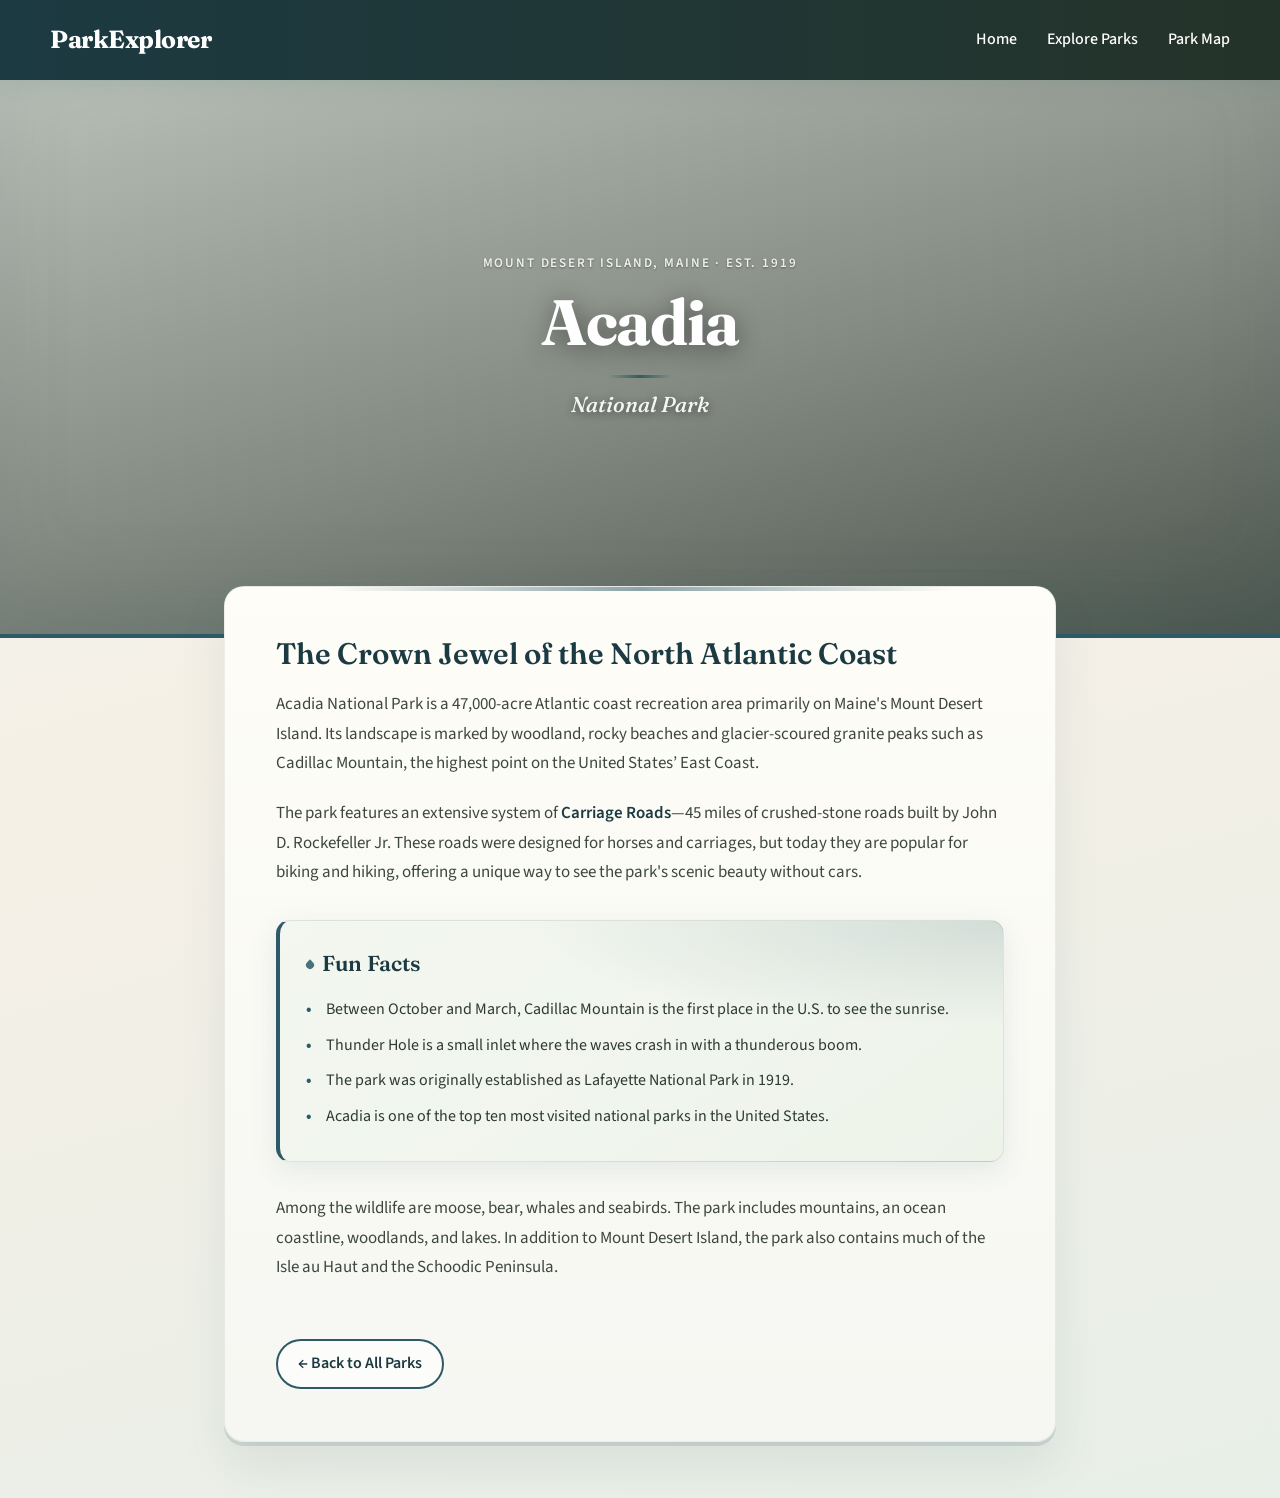
<file: acadia.html>
<!DOCTYPE html>
<html lang="en">
<head>
    <meta charset="UTF-8">
    <meta name="viewport" content="width=device-width, initial-scale=1.0">
    <title>Acadia National Park - ParkExplorer</title>
    <link rel="stylesheet" href="style.css">
</head>
<body class="park-page park-acadia">
    <nav class="solid">
        <a href="index.html" class="logo">ParkExplorer</a>
        <ul class="nav-links">
            <li><a href="index.html">Home</a></li>
            <li><a href="parks.html">Explore Parks</a></li>
            <li><a href="map.html">Park Map</a></li>
        </ul>
    </nav>
    <header
        class="hero sub-page park-hero"
        style="--park-hero-image: url('https://images.unsplash.com/photo-1506905925346-21bda4d32df4?auto=format&fit=crop&w=1920&q=80');"
    >
        <div class="hero-inner">
            <p class="hero-eyebrow">Mount Desert Island, Maine · Est. 1919</p>
            <h1>Acadia</h1>
            <p class="hero-tagline">National Park</p>
        </div>
    </header>
    <main class="park-main">
        <div class="content park-detail">
            <h2>The Crown Jewel of the North Atlantic Coast</h2>
            <p>Acadia National Park is a 47,000-acre Atlantic coast recreation area primarily on Maine's Mount Desert Island. Its landscape is marked by woodland, rocky beaches and glacier-scoured granite peaks such as Cadillac Mountain, the highest point on the United States’ East Coast.</p>

            <p>The park features an extensive system of <strong>Carriage Roads</strong>—45 miles of crushed-stone roads built by John D. Rockefeller Jr. These roads were designed for horses and carriages, but today they are popular for biking and hiking, offering a unique way to see the park's scenic beauty without cars.</p>

            <div class="fun-facts">
                <h3>Fun Facts</h3>
                <ul>
                    <li>Between October and March, Cadillac Mountain is the first place in the U.S. to see the sunrise.</li>
                    <li>Thunder Hole is a small inlet where the waves crash in with a thunderous boom.</li>
                    <li>The park was originally established as Lafayette National Park in 1919.</li>
                    <li>Acadia is one of the top ten most visited national parks in the United States.</li>
                </ul>
            </div>

            <p>Among the wildlife are moose, bear, whales and seabirds. The park includes mountains, an ocean coastline, woodlands, and lakes. In addition to Mount Desert Island, the park also contains much of the Isle au Haut and the Schoodic Peninsula.</p>

            <a href="parks.html" class="back-link">&larr; Back to All Parks</a>
        </div>
    </main>
</body>
</html>
</file>
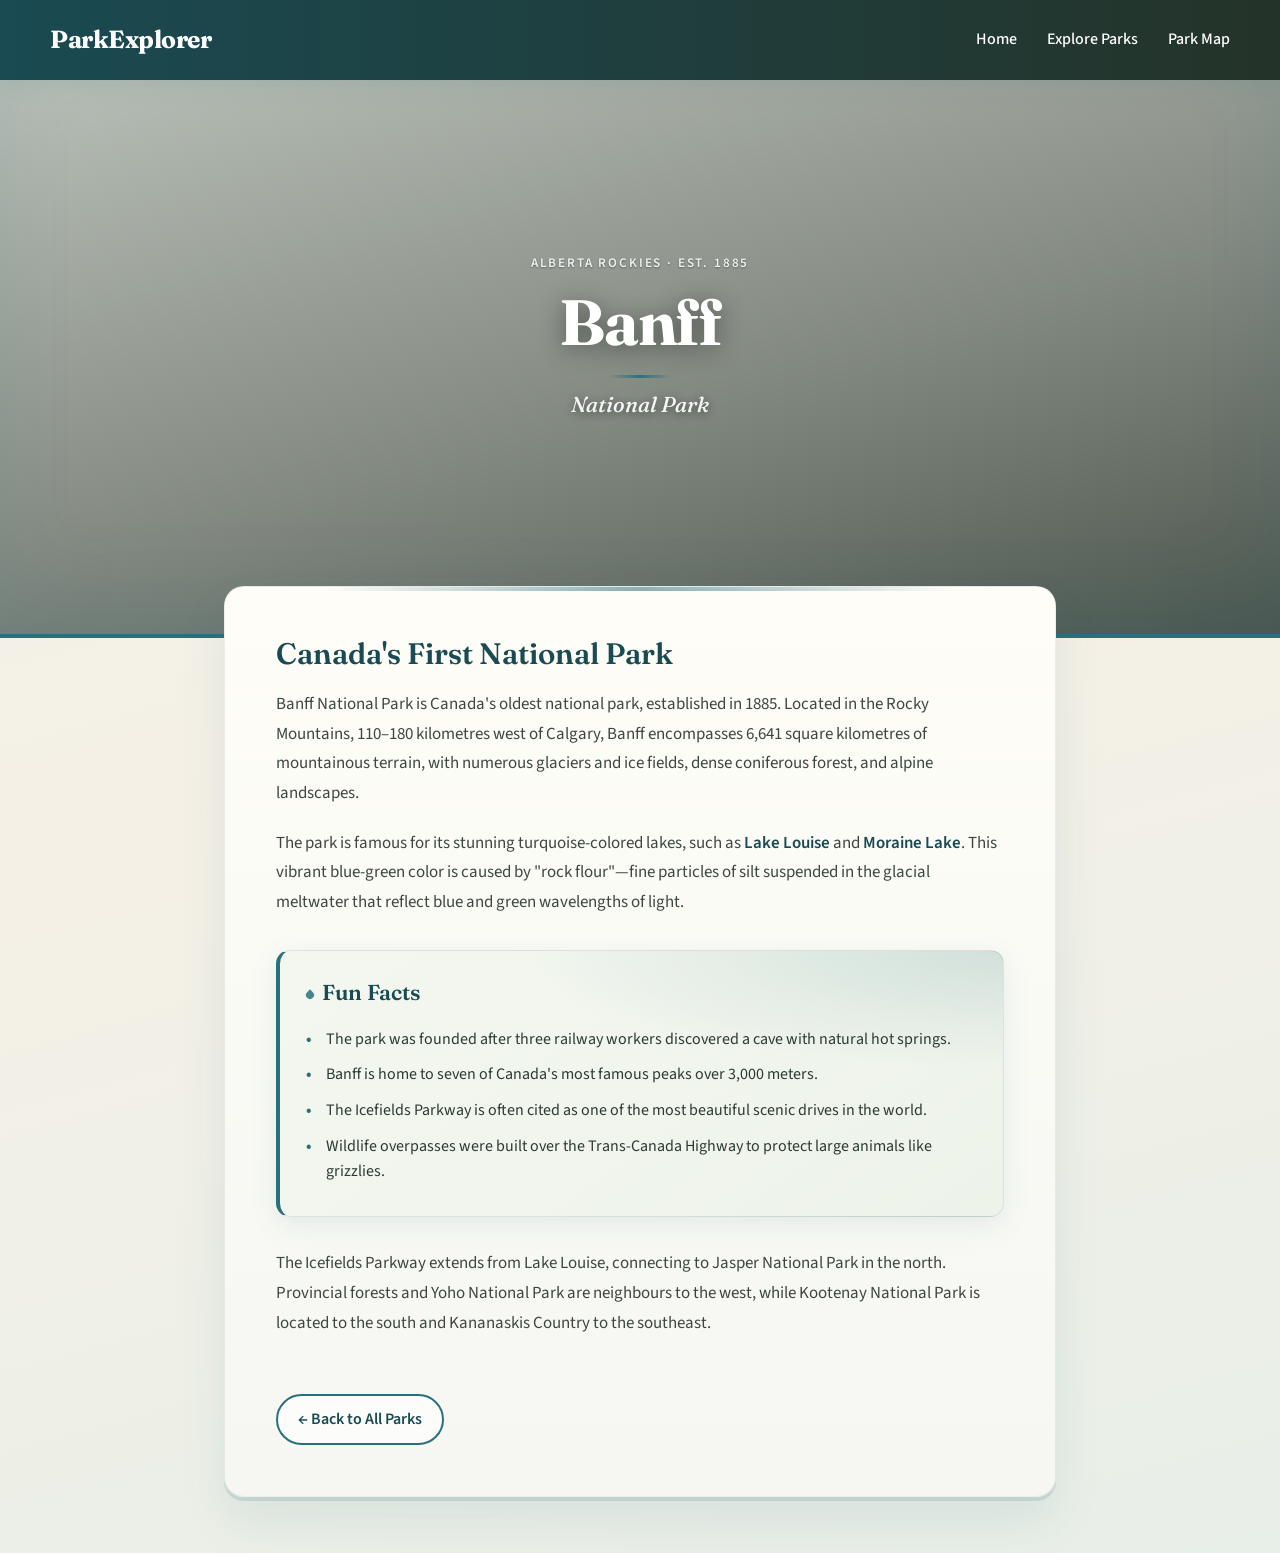
<file: banff.html>
<!DOCTYPE html>
<html lang="en">
<head>
    <meta charset="UTF-8">
    <meta name="viewport" content="width=device-width, initial-scale=1.0">
    <title>Banff National Park - ParkExplorer</title>
    <link rel="stylesheet" href="style.css">
</head>
<body class="park-page park-banff">
    <nav class="solid">
        <a href="index.html" class="logo">ParkExplorer</a>
        <ul class="nav-links">
            <li><a href="index.html">Home</a></li>
            <li><a href="parks.html">Explore Parks</a></li>
            <li><a href="map.html">Park Map</a></li>
        </ul>
    </nav>
    <header
        class="hero sub-page park-hero"
        style="--park-hero-image: url('https://images.unsplash.com/photo-1464822759023-fed622ff2c3b?auto=format&fit=crop&w=1920&q=80');"
    >
        <div class="hero-inner">
            <p class="hero-eyebrow">Alberta Rockies · Est. 1885</p>
            <h1>Banff</h1>
            <p class="hero-tagline">National Park</p>
        </div>
    </header>
    <main class="park-main">
        <div class="content park-detail">
            <h2>Canada's First National Park</h2>
            <p>Banff National Park is Canada's oldest national park, established in 1885. Located in the Rocky Mountains, 110–180 kilometres west of Calgary, Banff encompasses 6,641 square kilometres of mountainous terrain, with numerous glaciers and ice fields, dense coniferous forest, and alpine landscapes.</p>

            <p>The park is famous for its stunning turquoise-colored lakes, such as <strong>Lake Louise</strong> and <strong>Moraine Lake</strong>. This vibrant blue-green color is caused by "rock flour"—fine particles of silt suspended in the glacial meltwater that reflect blue and green wavelengths of light.</p>

            <div class="fun-facts">
                <h3>Fun Facts</h3>
                <ul>
                    <li>The park was founded after three railway workers discovered a cave with natural hot springs.</li>
                    <li>Banff is home to seven of Canada's most famous peaks over 3,000 meters.</li>
                    <li>The Icefields Parkway is often cited as one of the most beautiful scenic drives in the world.</li>
                    <li>Wildlife overpasses were built over the Trans-Canada Highway to protect large animals like grizzlies.</li>
                </ul>
            </div>

            <p>The Icefields Parkway extends from Lake Louise, connecting to Jasper National Park in the north. Provincial forests and Yoho National Park are neighbours to the west, while Kootenay National Park is located to the south and Kananaskis Country to the southeast.</p>

            <a href="parks.html" class="back-link">&larr; Back to All Parks</a>
        </div>
    </main>
</body>
</html>
</file>
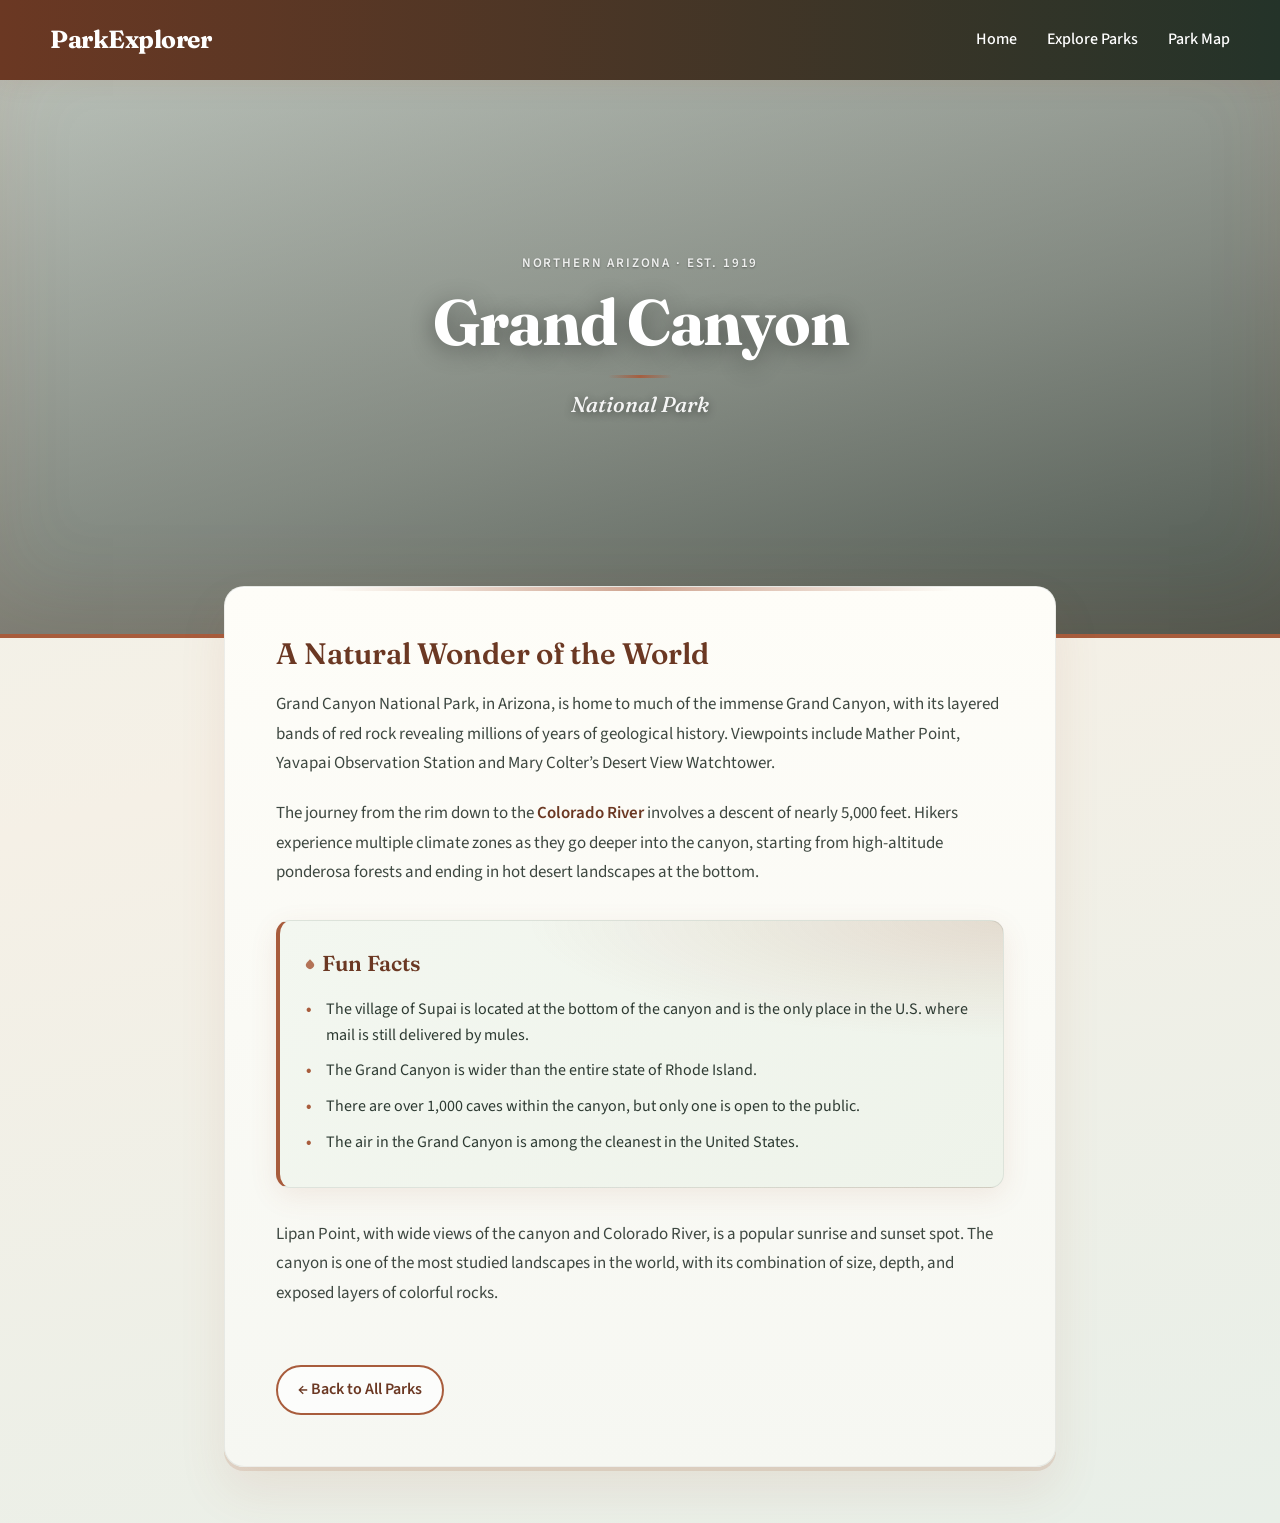
<file: grand-canyon.html>
<!DOCTYPE html>
<html lang="en">
<head>
    <meta charset="UTF-8">
    <meta name="viewport" content="width=device-width, initial-scale=1.0">
    <title>Grand Canyon National Park - ParkExplorer</title>
    <link rel="stylesheet" href="style.css">
</head>
<body class="park-page park-grand-canyon">
    <nav class="solid">
        <a href="index.html" class="logo">ParkExplorer</a>
        <ul class="nav-links">
            <li><a href="index.html">Home</a></li>
            <li><a href="parks.html">Explore Parks</a></li>
            <li><a href="map.html">Park Map</a></li>
        </ul>
    </nav>
    <header
        class="hero sub-page park-hero"
        style="--park-hero-image: url('https://images.unsplash.com/photo-1474044159687-1ee9f3a51722?auto=format&fit=crop&w=1920&q=80');"
    >
        <div class="hero-inner">
            <p class="hero-eyebrow">Northern Arizona · Est. 1919</p>
            <h1>Grand Canyon</h1>
            <p class="hero-tagline">National Park</p>
        </div>
    </header>
    <main class="park-main">
        <div class="content park-detail">
            <h2>A Natural Wonder of the World</h2>
            <p>Grand Canyon National Park, in Arizona, is home to much of the immense Grand Canyon, with its layered bands of red rock revealing millions of years of geological history. Viewpoints include Mather Point, Yavapai Observation Station and Mary Colter’s Desert View Watchtower.</p>

            <p>The journey from the rim down to the <strong>Colorado River</strong> involves a descent of nearly 5,000 feet. Hikers experience multiple climate zones as they go deeper into the canyon, starting from high-altitude ponderosa forests and ending in hot desert landscapes at the bottom.</p>

            <div class="fun-facts">
                <h3>Fun Facts</h3>
                <ul>
                    <li>The village of Supai is located at the bottom of the canyon and is the only place in the U.S. where mail is still delivered by mules.</li>
                    <li>The Grand Canyon is wider than the entire state of Rhode Island.</li>
                    <li>There are over 1,000 caves within the canyon, but only one is open to the public.</li>
                    <li>The air in the Grand Canyon is among the cleanest in the United States.</li>
                </ul>
            </div>

            <p>Lipan Point, with wide views of the canyon and Colorado River, is a popular sunrise and sunset spot. The canyon is one of the most studied landscapes in the world, with its combination of size, depth, and exposed layers of colorful rocks.</p>

            <a href="parks.html" class="back-link">&larr; Back to All Parks</a>
        </div>
    </main>
</body>
</html>
</file>
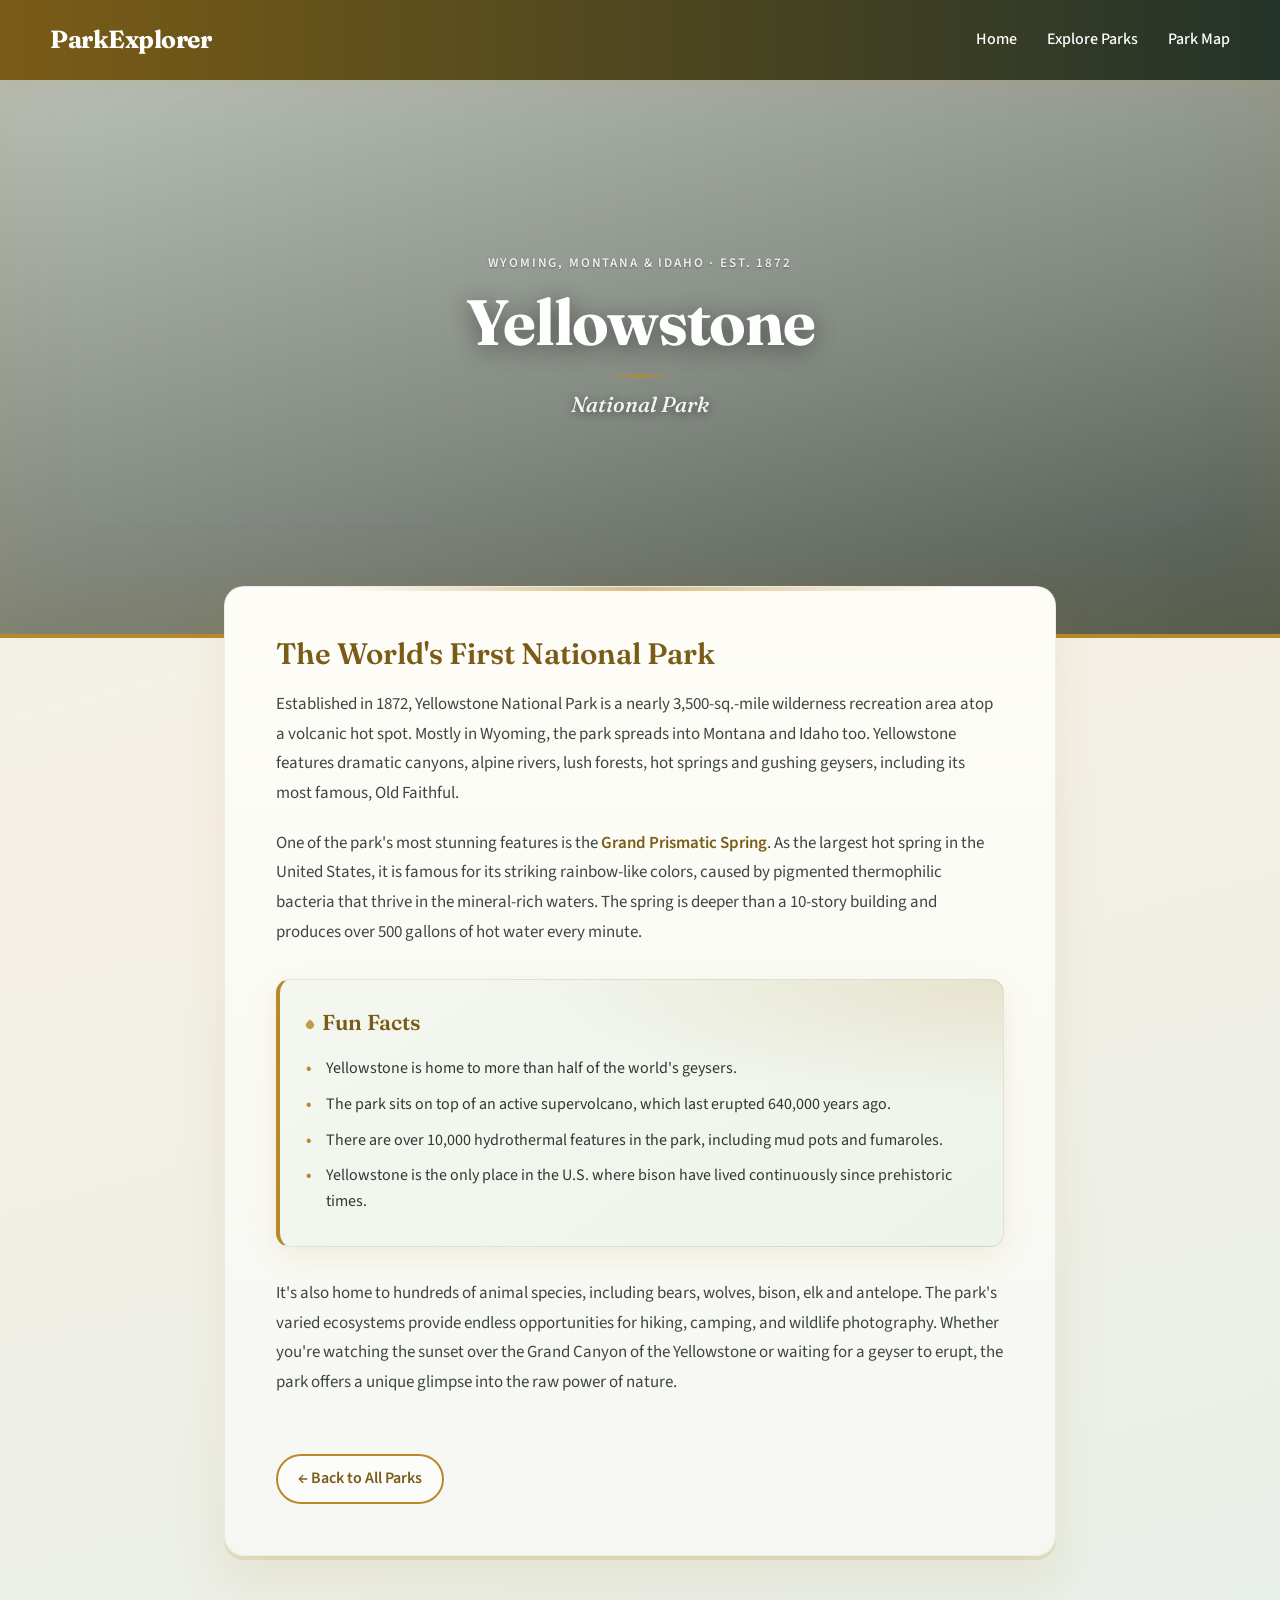
<file: yellowstone.html>
<!DOCTYPE html>
<html lang="en">
<head>
    <meta charset="UTF-8">
    <meta name="viewport" content="width=device-width, initial-scale=1.0">
    <title>Yellowstone National Park - ParkExplorer</title>
    <link rel="stylesheet" href="style.css">
</head>
<body class="park-page park-yellowstone">
    <nav class="solid">
        <a href="index.html" class="logo">ParkExplorer</a>
        <ul class="nav-links">
            <li><a href="index.html">Home</a></li>
            <li><a href="parks.html">Explore Parks</a></li>
            <li><a href="map.html">Park Map</a></li>
        </ul>
    </nav>
    <header
        class="hero sub-page park-hero"
        style="--park-hero-image: url('https://images.unsplash.com/photo-1570654230464-9cf6d6f0660f?auto=format&fit=crop&w=1920&q=80');"
    >
        <div class="hero-inner">
            <p class="hero-eyebrow">Wyoming, Montana &amp; Idaho · Est. 1872</p>
            <h1>Yellowstone</h1>
            <p class="hero-tagline">National Park</p>
        </div>
    </header>
    <main class="park-main">
        <div class="content park-detail">
            <h2>The World's First National Park</h2>
            <p>Established in 1872, Yellowstone National Park is a nearly 3,500-sq.-mile wilderness recreation area atop a volcanic hot spot. Mostly in Wyoming, the park spreads into Montana and Idaho too. Yellowstone features dramatic canyons, alpine rivers, lush forests, hot springs and gushing geysers, including its most famous, Old Faithful.</p>

            <p>One of the park's most stunning features is the <strong>Grand Prismatic Spring</strong>. As the largest hot spring in the United States, it is famous for its striking rainbow-like colors, caused by pigmented thermophilic bacteria that thrive in the mineral-rich waters. The spring is deeper than a 10-story building and produces over 500 gallons of hot water every minute.</p>

            <div class="fun-facts">
                <h3>Fun Facts</h3>
                <ul>
                    <li>Yellowstone is home to more than half of the world's geysers.</li>
                    <li>The park sits on top of an active supervolcano, which last erupted 640,000 years ago.</li>
                    <li>There are over 10,000 hydrothermal features in the park, including mud pots and fumaroles.</li>
                    <li>Yellowstone is the only place in the U.S. where bison have lived continuously since prehistoric times.</li>
                </ul>
            </div>

            <p>It's also home to hundreds of animal species, including bears, wolves, bison, elk and antelope. The park's varied ecosystems provide endless opportunities for hiking, camping, and wildlife photography. Whether you're watching the sunset over the Grand Canyon of the Yellowstone or waiting for a geyser to erupt, the park offers a unique glimpse into the raw power of nature.</p>

            <a href="parks.html" class="back-link">&larr; Back to All Parks</a>
        </div>
    </main>
</body>
</html>
</file>
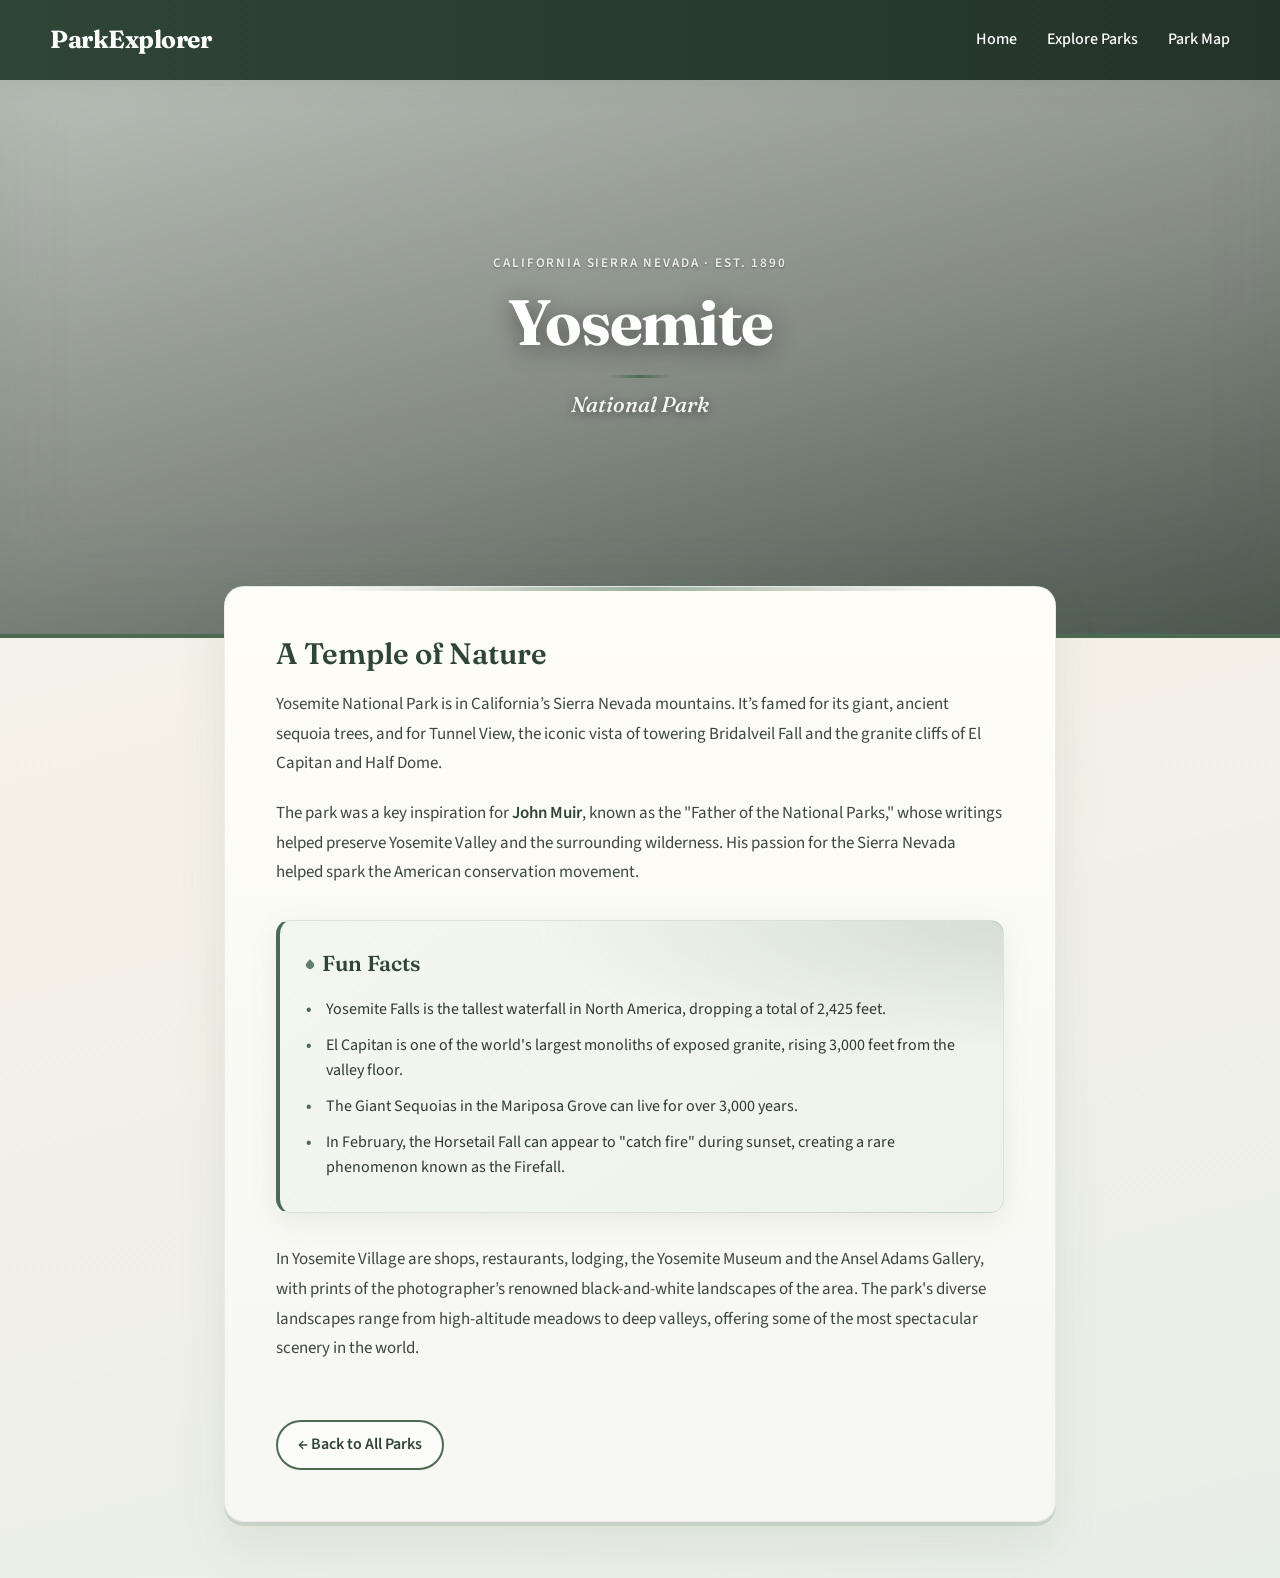
<file: yosemite.html>
<!DOCTYPE html>
<html lang="en">
<head>
    <meta charset="UTF-8">
    <meta name="viewport" content="width=device-width, initial-scale=1.0">
    <title>Yosemite National Park - ParkExplorer</title>
    <link rel="stylesheet" href="style.css">
</head>
<body class="park-page park-yosemite">
    <nav class="solid">
        <a href="index.html" class="logo">ParkExplorer</a>
        <ul class="nav-links">
            <li><a href="index.html">Home</a></li>
            <li><a href="parks.html">Explore Parks</a></li>
            <li><a href="map.html">Park Map</a></li>
        </ul>
    </nav>
    <header
        class="hero sub-page park-hero"
        style="--park-hero-image: url('https://images.unsplash.com/photo-1426604966848-d7adac402bff?auto=format&fit=crop&w=1920&q=80');"
    >
        <div class="hero-inner">
            <p class="hero-eyebrow">California Sierra Nevada · Est. 1890</p>
            <h1>Yosemite</h1>
            <p class="hero-tagline">National Park</p>
        </div>
    </header>
    <main class="park-main">
        <div class="content park-detail">
            <h2>A Temple of Nature</h2>
            <p>Yosemite National Park is in California’s Sierra Nevada mountains. It’s famed for its giant, ancient sequoia trees, and for Tunnel View, the iconic vista of towering Bridalveil Fall and the granite cliffs of El Capitan and Half Dome.</p>

            <p>The park was a key inspiration for <strong>John Muir</strong>, known as the "Father of the National Parks," whose writings helped preserve Yosemite Valley and the surrounding wilderness. His passion for the Sierra Nevada helped spark the American conservation movement.</p>

            <div class="fun-facts">
                <h3>Fun Facts</h3>
                <ul>
                    <li>Yosemite Falls is the tallest waterfall in North America, dropping a total of 2,425 feet.</li>
                    <li>El Capitan is one of the world's largest monoliths of exposed granite, rising 3,000 feet from the valley floor.</li>
                    <li>The Giant Sequoias in the Mariposa Grove can live for over 3,000 years.</li>
                    <li>In February, the Horsetail Fall can appear to "catch fire" during sunset, creating a rare phenomenon known as the Firefall.</li>
                </ul>
            </div>

            <p>In Yosemite Village are shops, restaurants, lodging, the Yosemite Museum and the Ansel Adams Gallery, with prints of the photographer’s renowned black-and-white landscapes of the area. The park's diverse landscapes range from high-altitude meadows to deep valleys, offering some of the most spectacular scenery in the world.</p>

            <a href="parks.html" class="back-link">&larr; Back to All Parks</a>
        </div>
    </main>
</body>
</html>
</file>
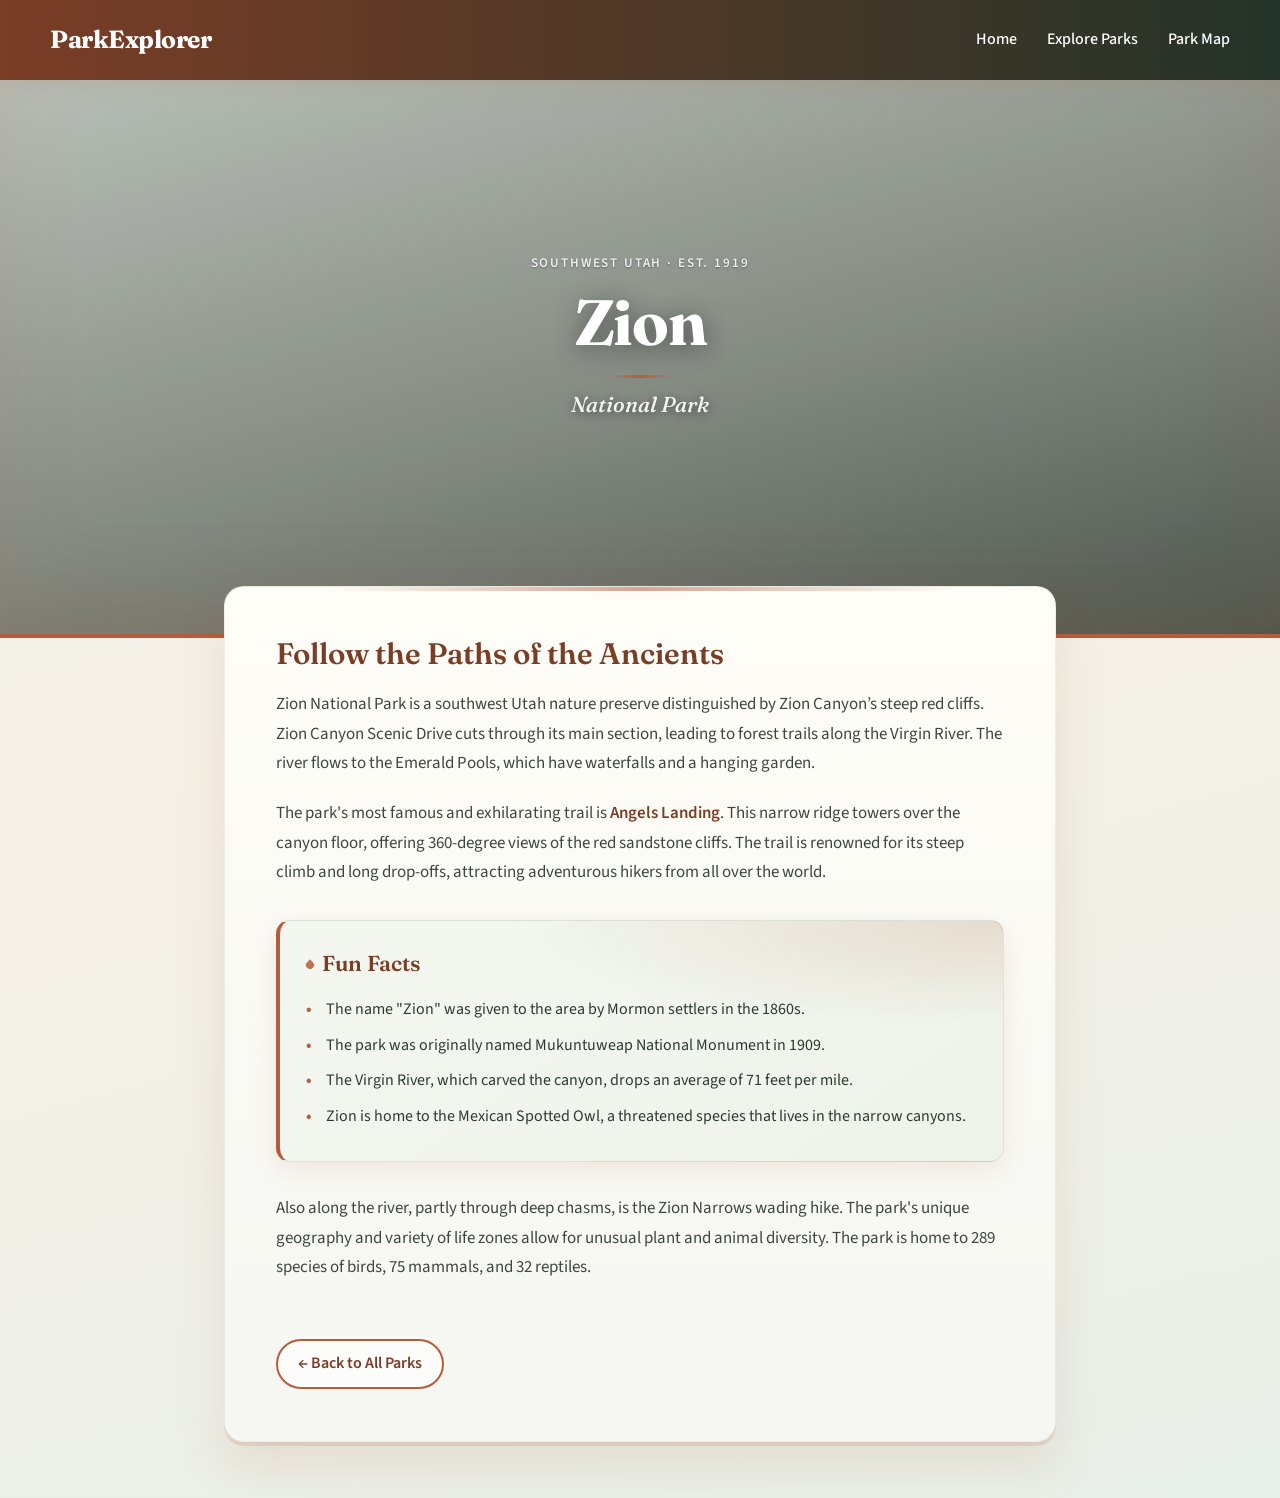
<file: zion.html>
<!DOCTYPE html>
<html lang="en">
<head>
    <meta charset="UTF-8">
    <meta name="viewport" content="width=device-width, initial-scale=1.0">
    <title>Zion National Park - ParkExplorer</title>
    <link rel="stylesheet" href="style.css">
</head>
<body class="park-page park-zion">
    <nav class="solid">
        <a href="index.html" class="logo">ParkExplorer</a>
        <ul class="nav-links">
            <li><a href="index.html">Home</a></li>
            <li><a href="parks.html">Explore Parks</a></li>
            <li><a href="map.html">Park Map</a></li>
        </ul>
    </nav>
    <header
        class="hero sub-page park-hero"
        style="--park-hero-image: url('https://images.unsplash.com/photo-1515601915049-08c8836c2204?auto=format&fit=crop&w=1920&q=80');"
    >
        <div class="hero-inner">
            <p class="hero-eyebrow">Southwest Utah · Est. 1919</p>
            <h1>Zion</h1>
            <p class="hero-tagline">National Park</p>
        </div>
    </header>
    <main class="park-main">
        <div class="content park-detail">
            <h2>Follow the Paths of the Ancients</h2>
            <p>Zion National Park is a southwest Utah nature preserve distinguished by Zion Canyon’s steep red cliffs. Zion Canyon Scenic Drive cuts through its main section, leading to forest trails along the Virgin River. The river flows to the Emerald Pools, which have waterfalls and a hanging garden.</p>

            <p>The park's most famous and exhilarating trail is <strong>Angels Landing</strong>. This narrow ridge towers over the canyon floor, offering 360-degree views of the red sandstone cliffs. The trail is renowned for its steep climb and long drop-offs, attracting adventurous hikers from all over the world.</p>

            <div class="fun-facts">
                <h3>Fun Facts</h3>
                <ul>
                    <li>The name "Zion" was given to the area by Mormon settlers in the 1860s.</li>
                    <li>The park was originally named Mukuntuweap National Monument in 1909.</li>
                    <li>The Virgin River, which carved the canyon, drops an average of 71 feet per mile.</li>
                    <li>Zion is home to the Mexican Spotted Owl, a threatened species that lives in the narrow canyons.</li>
                </ul>
            </div>

            <p>Also along the river, partly through deep chasms, is the Zion Narrows wading hike. The park's unique geography and variety of life zones allow for unusual plant and animal diversity. The park is home to 289 species of birds, 75 mammals, and 32 reptiles.</p>

            <a href="parks.html" class="back-link">&larr; Back to All Parks</a>
        </div>
    </main>
</body>
</html>
</file>
<file: style.css>
@import url('https://fonts.googleapis.com/css2?family=Fraunces:opsz,wght@9..144,500;600;700&family=Source+Sans+3:ital,wght@0,400;0,600;1,400&display=swap');

/* Global Styles */
* {
    margin: 0;
    padding: 0;
    box-sizing: border-box;
}

body {
    font-family: 'Segoe UI', Tahoma, Geneva, Verdana, sans-serif;
    line-height: 1.6;
    background-color: #f4f4f4;
    color: #333;
}

/* Navigation */
nav {
    position: absolute;
    top: 0;
    width: 100%;
    padding: 20px 50px;
    display: flex;
    justify-content: space-between;
    align-items: center;
    z-index: 10;
    transition: background-color 0.3s ease;
}

/* For pages with a solid nav background */
nav.solid {
    position: relative;
    background-color: #2c3e50;
}

.logo {
    font-family: 'Fraunces', Georgia, serif;
    font-size: 1.55rem;
    font-weight: 700;
    letter-spacing: -0.02em;
    text-decoration: none;
    color: #fff;
}

.nav-links {
    list-style: none;
    display: flex;
}

.nav-links li {
    margin-left: 30px;
}

.nav-links a {
    text-decoration: none;
    color: #fff;
    font-weight: 500;
    transition: color 0.3s ease;
}

.nav-links a:hover {
    color: #2ecc71;
}

/* Hero Sections */
.hero {
    background-position: center;
    background-repeat: no-repeat;
    background-size: cover;
    position: relative;
    display: flex;
    justify-content: center;
    align-items: center;
    text-align: center;
    color: #fff;
}

.hero.full-height {
    height: 100vh;
}

.hero.sub-page {
    height: 60vh;
}

.hero h1 {
    font-size: 4rem;
    text-shadow: 2px 2px 4px rgba(0,0,0,0.5);
    margin-bottom: 20px;
}

.hero p {
    font-size: 1.5rem;
    margin-bottom: 30px;
    text-shadow: 1px 1px 2px rgba(0,0,0,0.5);
}

.hero-content {
    max-width: 800px;
    padding: 20px;
}

/* Buttons and Links */
.btn {
    display: inline-block;
    padding: 15px 30px;
    font-size: 1.2rem;
    color: #fff;
    background-color: #2ecc71;
    text-decoration: none;
    border-radius: 5px;
    transition: background-color 0.3s ease;
}

.btn:hover {
    background-color: #27ae60;
}

.back-link {
    display: inline-block;
    margin-top: 30px;
    color: #2ecc71;
    text-decoration: none;
    font-weight: bold;
}

.back-link:hover {
    text-decoration: underline;
}

/* Layout Containers */
.container {
    max-width: 1200px;
    margin: 50px auto;
    padding: 0 20px;
}

.content {
    max-width: 800px;
    margin: 50px auto;
    padding: 0 20px;
}

.content h2 {
    margin-bottom: 20px;
    color: #2c3e50;
}

.content p {
    margin-bottom: 20px;
}

/* Grid for Parks Gallery */
.parks-grid {
    display: grid;
    grid-template-columns: repeat(auto-fit, minmax(300px, 1fr));
    gap: 30px;
    margin-top: 40px;
}

.park-card {
    background-color: #fff;
    border-radius: 10px;
    overflow: hidden;
    box-shadow: 0 4px 6px rgba(0,0,0,0.1);
    transition: transform 0.3s ease;
}

.park-card:hover {
    transform: translateY(-5px);
}

.park-image {
    height: 200px;
    background-size: cover;
    background-position: center;
}

.park-info {
    padding: 20px;
}

.park-info h2 {
    margin-bottom: 10px;
    font-size: 1.5rem;
    color: #2c3e50;
}

.park-info p {
    font-size: 1rem;
    color: #666;
    margin-bottom: 20px;
    line-height: 1.5;
}

.park-info .btn {
    padding: 10px 20px;
    font-size: 1rem;
}

/* Responsive */
@media (max-width: 768px) {
    nav {
        padding: 20px;
    }
    .hero h1 {
        font-size: 2.5rem;
    }
    .hero p {
        font-size: 1.2rem;
    }
}

/* Map (fallback when not on themed map page) */
#map {
    height: 600px;
    width: 100%;
    border-radius: 12px;
    box-shadow: 0 4px 15px rgba(0, 0, 0, 0.1);
    margin: 2rem 0 3rem 0;
}

@media (max-width: 768px) {
    #map {
        height: 400px;
    }
}

/* Fun Facts Section */
.fun-facts {
    background-color: #e8f8f0;
    padding: 25px;
    border-left: 5px solid #2ecc71;
    border-radius: 5px;
    margin: 30px 0;
}

.fun-facts h3 {
    margin-bottom: 15px;
    color: #27ae60;
}

.fun-facts ul {
    list-style: none;
}

.fun-facts li {
    margin-bottom: 10px;
    padding-left: 20px;
    position: relative;
}

.fun-facts li::before {
    content: "•";
    color: #2ecc71;
    font-weight: bold;
    position: absolute;
    left: 0;
}

/* --- Individual park pages (nature-themed) --- */
body.park-page {
    font-family: 'Source Sans 3', 'Segoe UI', Tahoma, Geneva, Verdana, sans-serif;
    background: linear-gradient(165deg, #eef4ec 0%, #f5f0e6 45%, #e8efe8 100%);
    color: #2d3a32;
    min-height: 100vh;
    --park-accent: #3d6b4f;
    --park-accent-deep: #2a4a36;
    --park-accent-soft: rgba(61, 107, 79, 0.14);
    --park-glow: rgba(61, 107, 79, 0.08);
}

body.park-page.park-yellowstone {
    --park-accent: #b8892a;
    --park-accent-deep: #7a5c16;
    --park-accent-soft: rgba(184, 137, 42, 0.16);
    --park-glow: rgba(184, 137, 42, 0.12);
}

body.park-page.park-yosemite {
    --park-accent: #4a6b52;
    --park-accent-deep: #2f4536;
    --park-accent-soft: rgba(74, 107, 82, 0.16);
    --park-glow: rgba(74, 107, 82, 0.1);
}

body.park-page.park-banff {
    --park-accent: #2a6f7c;
    --park-accent-deep: #1a4a52;
    --park-accent-soft: rgba(42, 111, 124, 0.15);
    --park-glow: rgba(42, 111, 124, 0.1);
}

body.park-page.park-zion {
    --park-accent: #b55c3b;
    --park-accent-deep: #7a3d26;
    --park-accent-soft: rgba(181, 92, 59, 0.16);
    --park-glow: rgba(181, 92, 59, 0.12);
}

body.park-page.park-grand-canyon {
    --park-accent: #a85c3c;
    --park-accent-deep: #6b3823;
    --park-accent-soft: rgba(168, 92, 60, 0.16);
    --park-glow: rgba(168, 92, 60, 0.1);
}

body.park-page.park-acadia {
    --park-accent: #2d5a66;
    --park-accent-deep: #1c3a42;
    --park-accent-soft: rgba(45, 90, 102, 0.15);
    --park-glow: rgba(45, 90, 102, 0.1);
}

body.park-page nav.solid {
    background: linear-gradient(90deg, var(--park-accent-deep), #243329);
    box-shadow: 0 4px 20px var(--park-glow);
}

body.park-page .hero.park-hero {
    height: 62vh;
    min-height: 320px;
    background-size: cover;
    background-position: center;
    background-image:
        linear-gradient(
            165deg,
            rgba(20, 35, 28, 0.25) 0%,
            rgba(20, 35, 28, 0.5) 55%,
            rgba(20, 35, 28, 0.75) 100%
        ),
        var(--park-hero-image);
    border-bottom: 4px solid var(--park-accent);
    box-shadow: inset 0 -40px 80px var(--park-glow);
}

body.park-page .hero.park-hero .hero-inner {
    max-width: 52rem;
    padding: 1.5rem 1.75rem 2rem;
    text-align: center;
}

body.park-page .hero.park-hero .hero-eyebrow {
    font-family: 'Source Sans 3', sans-serif;
    font-size: 0.82rem;
    font-weight: 600;
    letter-spacing: 0.14em;
    text-transform: uppercase;
    color: rgba(255, 255, 255, 0.88);
    margin-bottom: 0.85rem;
    text-shadow: 0 1px 2px rgba(0, 0, 0, 0.35);
}

body.park-page .hero.park-hero .hero-tagline {
    font-family: 'Fraunces', Georgia, serif;
    font-size: 1.35rem;
    font-weight: 500;
    font-style: italic;
    color: rgba(255, 255, 255, 0.92);
    margin-top: 0.6rem;
    text-shadow: 0 2px 8px rgba(0, 0, 0, 0.45);
}

body.park-page .hero.park-hero h1 {
    font-family: 'Fraunces', Georgia, serif;
    font-size: clamp(2.6rem, 7vw, 4rem);
    font-weight: 700;
    line-height: 1.1;
    letter-spacing: -0.02em;
    margin: 0;
    text-shadow: 0 4px 24px rgba(0, 0, 0, 0.45);
}

body.park-page .hero.park-hero h1::after {
    content: "";
    display: block;
    width: 4rem;
    height: 3px;
    margin: 1.1rem auto 0;
    border-radius: 3px;
    background: linear-gradient(90deg, transparent, var(--park-accent), transparent);
    opacity: 0.95;
}

body.park-page .park-main {
    padding: 0 1.25rem 3.5rem;
}

body.park-page .content.park-detail {
    max-width: 52rem;
    margin: -3.25rem auto 0;
    position: relative;
    z-index: 1;
    background: linear-gradient(180deg, #fefdf8 0%, #f6f7f2 100%);
    padding: clamp(1.75rem, 4vw, 3rem) clamp(1.5rem, 4vw, 3.25rem) clamp(2rem, 4vw, 3.25rem);
    border-radius: 20px;
    box-shadow:
        0 4px 0 var(--park-accent-soft),
        0 24px 48px var(--park-glow),
        0 1px 0 rgba(255, 255, 255, 0.9) inset;
    border: 1px solid rgba(45, 58, 50, 0.08);
}

body.park-page .content.park-detail::before {
    content: "";
    position: absolute;
    top: 0;
    left: 12%;
    right: 12%;
    height: 4px;
    border-radius: 0 0 6px 6px;
    background: linear-gradient(90deg, transparent, var(--park-accent), transparent);
    opacity: 0.55;
}

body.park-page .content.park-detail h2 {
    font-family: 'Fraunces', Georgia, serif;
    font-size: clamp(1.5rem, 3.5vw, 1.85rem);
    font-weight: 600;
    color: var(--park-accent-deep);
    margin-bottom: 1.15rem;
    line-height: 1.25;
}

body.park-page .content.park-detail p {
    font-size: 1.06rem;
    line-height: 1.75;
    color: #3d4740;
}

body.park-page .content.park-detail p strong {
    color: var(--park-accent-deep);
    font-weight: 600;
}

body.park-page .fun-facts {
    background:
        radial-gradient(ellipse 120% 80% at 100% 0%, var(--park-accent-soft), transparent 55%),
        linear-gradient(145deg, #f3f7f0, #eef3ea);
    border: 1px solid rgba(45, 58, 50, 0.1);
    border-left: 4px solid var(--park-accent);
    border-radius: 14px;
    padding: 1.6rem 1.6rem 1.35rem;
    margin: 2rem 0;
    box-shadow: 0 8px 28px var(--park-glow);
}

body.park-page .fun-facts h3 {
    font-family: 'Fraunces', Georgia, serif;
    font-size: 1.35rem;
    font-weight: 600;
    color: var(--park-accent-deep);
    margin-bottom: 1rem;
}

body.park-page .fun-facts h3::before {
    content: "";
    display: inline-block;
    width: 0.5rem;
    height: 0.5rem;
    margin-right: 0.5rem;
    border-radius: 50% 0 50% 50%;
    background: var(--park-accent);
    vertical-align: middle;
    transform: rotate(-45deg);
    opacity: 0.85;
}

body.park-page .fun-facts li::before {
    color: var(--park-accent);
}

body.park-page .back-link {
    display: inline-flex;
    align-items: center;
    gap: 0.45rem;
    margin-top: 2.25rem;
    padding: 0.65rem 1.25rem;
    border-radius: 999px;
    border: 2px solid var(--park-accent);
    color: var(--park-accent-deep);
    background: rgba(255, 255, 255, 0.7);
    font-weight: 600;
    text-decoration: none;
    transition: background 0.25s ease, color 0.25s ease, box-shadow 0.25s ease;
}

body.park-page .back-link:hover {
    background: var(--park-accent);
    color: #fff;
    text-decoration: none;
    box-shadow: 0 6px 20px var(--park-accent-soft);
}

@media (max-width: 768px) {
    body.park-page .hero.park-hero {
        height: 50vh;
        min-height: 280px;
    }

    body.park-page .content.park-detail {
        margin-top: -2rem;
        border-radius: 16px;
    }
}

/* --- Explore Parks directory (aligned with park detail pages) --- */
body.park-page.explore-parks .content.park-detail.explore-board {
    max-width: 72rem;
    padding-bottom: clamp(2rem, 4vw, 3.5rem);
}

body.park-page.explore-parks .explore-intro {
    text-align: center;
    max-width: 42rem;
    margin: 0 auto 2.5rem;
    font-size: 1.08rem;
    line-height: 1.75;
    color: #3d4740;
}

body.park-page.explore-parks .explore-board-heading {
    font-family: 'Fraunces', Georgia, serif;
    font-size: clamp(1.35rem, 2.5vw, 1.6rem);
    font-weight: 600;
    color: var(--park-accent-deep);
    text-align: center;
    margin-bottom: 1.75rem;
}

body.park-page.explore-parks .parks-grid.explore-grid {
    margin-top: 0;
    gap: clamp(1.25rem, 3vw, 2rem);
    grid-template-columns: repeat(auto-fill, minmax(min(100%, 320px), 1fr));
}

body.park-page.explore-parks .explore-grid .park-card {
    --card-accent: var(--park-accent);
    --card-accent-deep: var(--park-accent-deep);
    --card-soft: var(--park-accent-soft);
    border-radius: 16px;
    border: 1px solid rgba(45, 58, 50, 0.08);
    box-shadow:
        0 2px 0 var(--card-soft),
        0 16px 40px var(--park-glow);
    transition: transform 0.3s ease, box-shadow 0.3s ease;
    overflow: hidden;
}

body.park-page.explore-parks .explore-grid .park-card:hover {
    transform: translateY(-6px);
    box-shadow:
        0 4px 0 var(--card-soft),
        0 24px 48px var(--park-glow);
}

body.park-page.explore-parks .park-card[data-park="yellowstone"] {
    --card-accent: #b8892a;
    --card-accent-deep: #7a5c16;
    --card-soft: rgba(184, 137, 42, 0.18);
}

body.park-page.explore-parks .park-card[data-park="yosemite"] {
    --card-accent: #4a6b52;
    --card-accent-deep: #2f4536;
    --card-soft: rgba(74, 107, 82, 0.18);
}

body.park-page.explore-parks .park-card[data-park="banff"] {
    --card-accent: #2a6f7c;
    --card-accent-deep: #1a4a52;
    --card-soft: rgba(42, 111, 124, 0.16);
}

body.park-page.explore-parks .park-card[data-park="zion"] {
    --card-accent: #b55c3b;
    --card-accent-deep: #7a3d26;
    --card-soft: rgba(181, 92, 59, 0.18);
}

body.park-page.explore-parks .park-card[data-park="grand-canyon"] {
    --card-accent: #a85c3c;
    --card-accent-deep: #6b3823;
    --card-soft: rgba(168, 92, 60, 0.16);
}

body.park-page.explore-parks .park-card[data-park="acadia"] {
    --card-accent: #2d5a66;
    --card-accent-deep: #1c3a42;
    --card-soft: rgba(45, 90, 102, 0.16);
}

body.park-page.explore-parks .explore-grid .park-image {
    height: 220px;
    position: relative;
    background-color: #e5eae4;
}

body.park-page.explore-parks .explore-grid .park-image img {
    width: 100%;
    height: 220px;
    object-fit: cover;
    object-position: center;
    display: block;
}

body.park-page.explore-parks .explore-grid .park-image::after {
    content: "";
    position: absolute;
    left: 0;
    right: 0;
    bottom: 0;
    height: 4px;
    background: linear-gradient(90deg, transparent, var(--card-accent), transparent);
    z-index: 1;
    pointer-events: none;
}

body.park-page.explore-parks .explore-grid .park-info h2 {
    font-family: 'Fraunces', Georgia, serif;
    font-size: 1.45rem;
    color: var(--card-accent-deep);
    margin-bottom: 0.65rem;
}

body.park-page.explore-parks .explore-grid .park-info p {
    color: #4a5550;
    line-height: 1.6;
}

body.park-page.explore-parks .explore-grid .park-info .btn {
    background: var(--card-accent);
    border-radius: 999px;
    font-weight: 600;
    box-shadow: 0 4px 14px var(--card-soft);
    transition: background 0.25s ease, transform 0.2s ease, box-shadow 0.25s ease;
}

body.park-page.explore-parks .explore-grid .park-info .btn:hover {
    background: var(--card-accent-deep);
    transform: translateY(-1px);
    box-shadow: 0 6px 20px var(--card-soft);
}

@media (max-width: 768px) {
    body.park-page.explore-parks .content.park-detail.explore-board {
        padding-left: 1.25rem;
        padding-right: 1.25rem;
    }
}

/* --- Park Map page (matches Explore Parks shell) --- */
body.park-page.map-page .content.park-detail.map-board {
    max-width: 72rem;
    padding-bottom: clamp(2rem, 4vw, 3.5rem);
}

body.park-page.map-page .map-intro {
    text-align: center;
    max-width: 42rem;
    margin: 0 auto 2.5rem;
    font-size: 1.08rem;
    line-height: 1.75;
    color: #3d4740;
}

body.park-page.map-page .map-board-heading {
    font-family: 'Fraunces', Georgia, serif;
    font-size: clamp(1.35rem, 2.5vw, 1.6rem);
    font-weight: 600;
    color: var(--park-accent-deep);
    text-align: center;
    margin-bottom: 1.5rem;
}

body.park-page.map-page #map {
    height: min(62vh, 640px);
    min-height: 360px;
    width: 100%;
    margin: 0;
    border-radius: 16px;
    border: 1px solid rgba(45, 58, 50, 0.12);
    box-shadow:
        0 4px 0 var(--park-accent-soft),
        0 24px 48px var(--park-glow),
        inset 0 1px 0 rgba(255, 255, 255, 0.6);
    z-index: 0;
}

body.park-page.map-page .leaflet-container {
    font-family: 'Source Sans 3', 'Segoe UI', Tahoma, Geneva, Verdana, sans-serif;
    border-radius: 16px;
}

body.park-page.map-page .leaflet-popup-content-wrapper {
    border-radius: 12px;
    box-shadow: 0 8px 28px var(--park-glow);
    border: 1px solid rgba(45, 58, 50, 0.1);
}

body.park-page.map-page .leaflet-popup-content {
    margin: 0.85rem 1rem;
    font-size: 1rem;
    line-height: 1.5;
    color: #2d3a32;
}

body.park-page.map-page .leaflet-popup-content b {
    font-family: 'Fraunces', Georgia, serif;
    font-size: 1.1rem;
    color: var(--park-accent-deep);
}

body.park-page.map-page .leaflet-popup-content a {
    color: var(--park-accent-deep);
    font-weight: 600;
    text-decoration: none;
    border-bottom: 2px solid var(--park-accent);
    padding-bottom: 1px;
    transition: color 0.2s ease, border-color 0.2s ease;
}

body.park-page.map-page .leaflet-popup-content a:hover {
    color: var(--park-accent);
    border-bottom-color: var(--park-accent-soft);
}

@media (max-width: 768px) {
    body.park-page.map-page .content.park-detail.map-board {
        padding-left: 1.25rem;
        padding-right: 1.25rem;
    }

    body.park-page.map-page #map {
        height: 55vh;
        min-height: 280px;
    }
}
</file>
